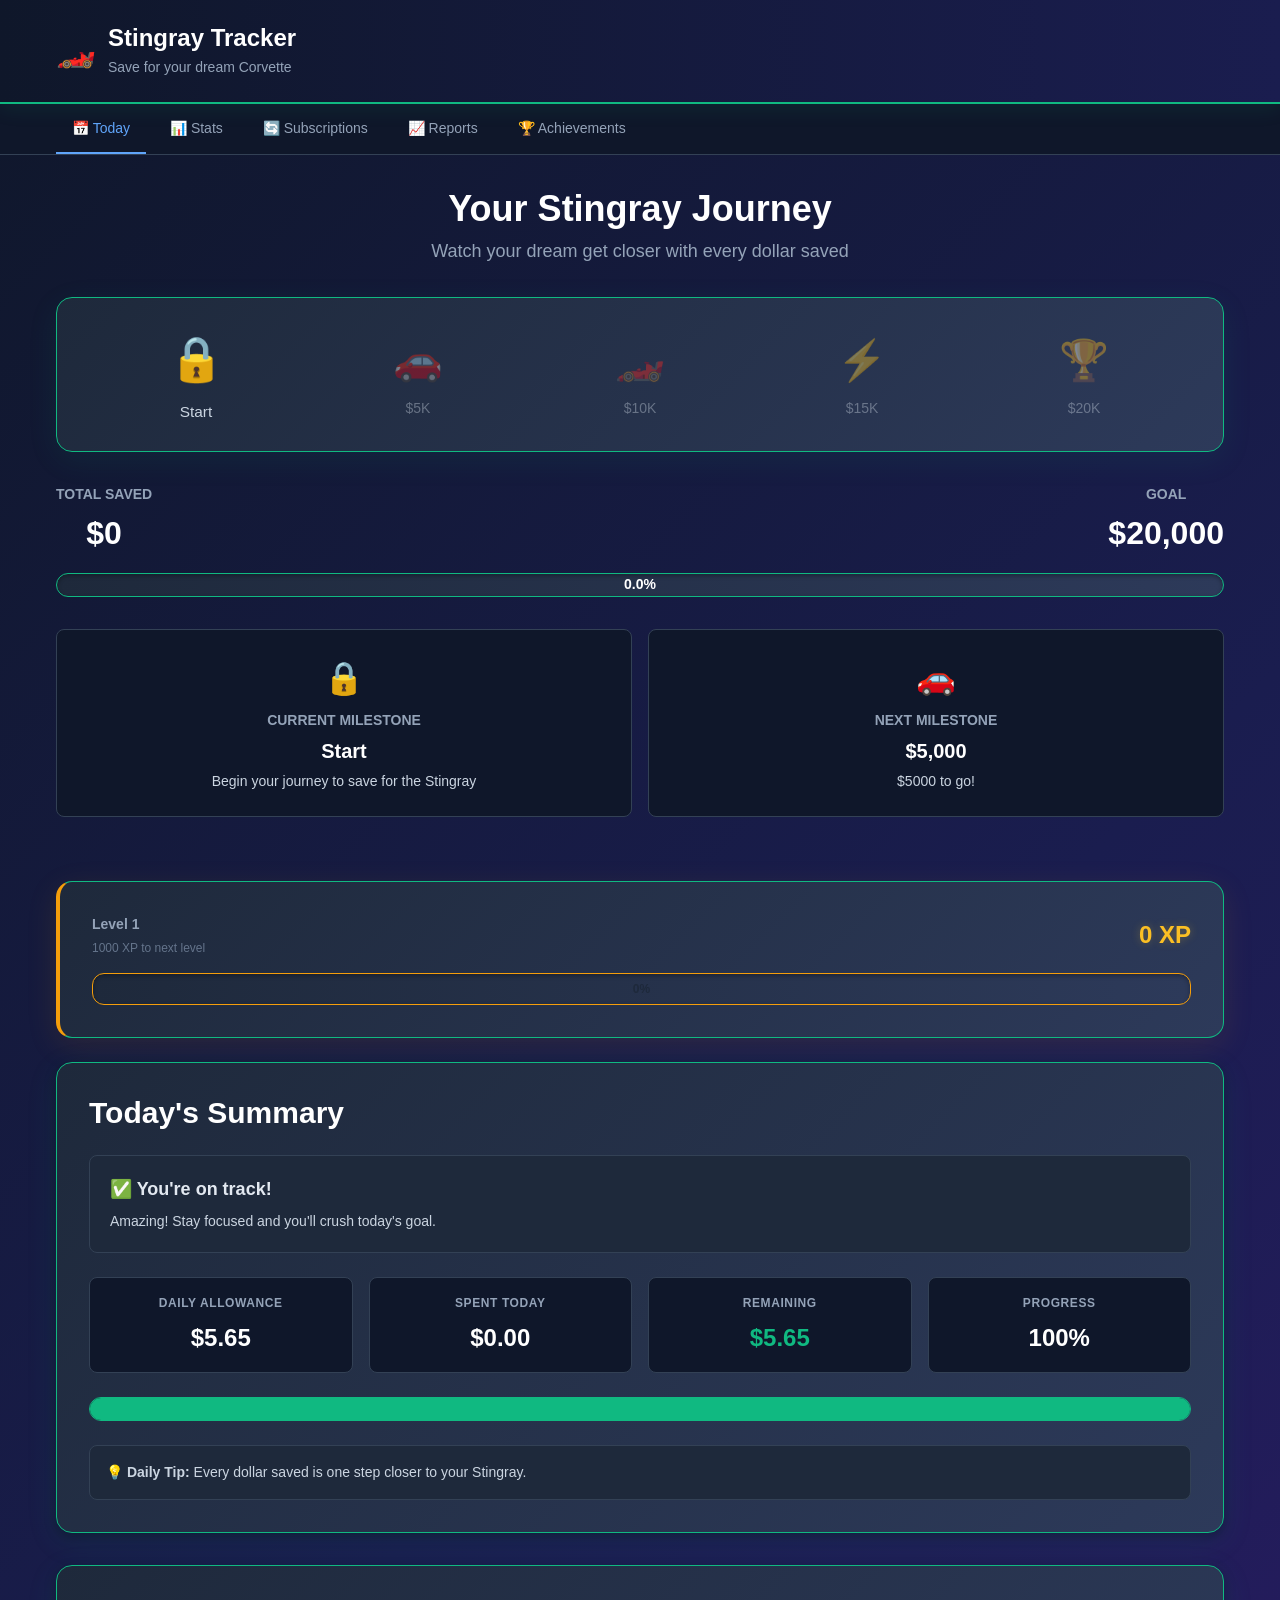
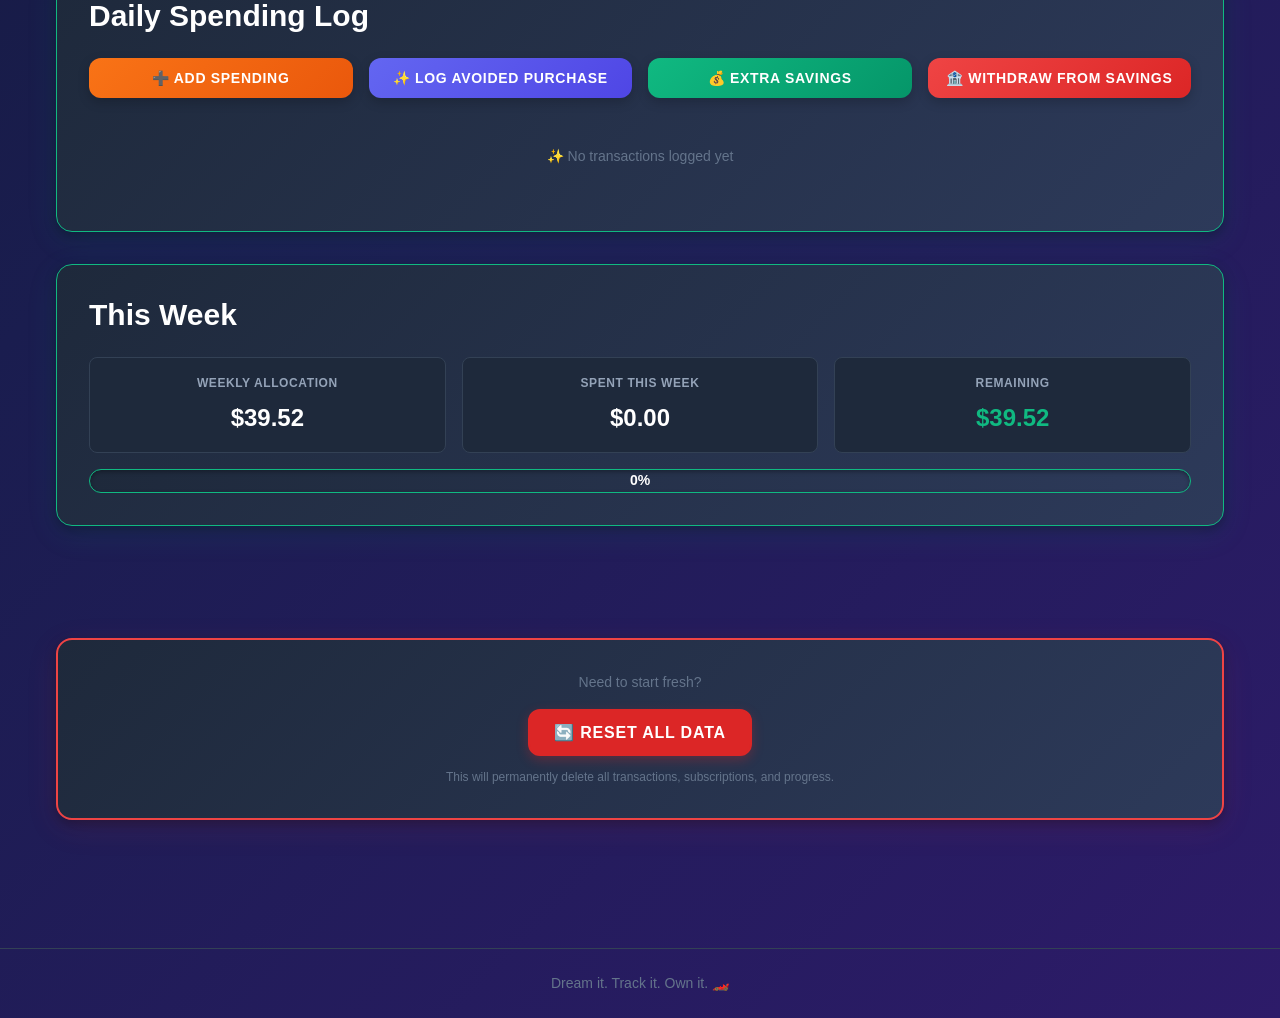
<file: stingray-tracker/index.html>
<!DOCTYPE html>
<html lang="en">
<head>
  <meta charset="UTF-8" />
  <meta name="viewport" content="width=device-width, initial-scale=1.0" />
  <title>Stingray Tracker - Save for Your Dream Corvette</title>
  <meta name="description" content="Track your spending and save for your dream 1960s-70s Corvette Stingray with this gamified savings dashboard." />
  <link rel="stylesheet" href="css/style.css" />
</head>
<body>
  <!-- ─── Header ─── -->
  <header class="header">
    <div class="container">
      <div class="header__content">
        <div class="header__brand">
          <span class="header__emoji">🏎️</span>
          <div>
            <h1>Stingray Tracker</h1>
            <p>Save for your dream Corvette</p>
          </div>
        </div>
      </div>
    </div>
  </header>

  <!-- ─── Main Navigation ─── -->
  <nav class="tabs">
    <div class="container">
      <div class="tabs__list" id="tabsList">
        <button class="tabs__btn active" data-tab="today">📅 Today</button>
        <button class="tabs__btn" data-tab="stats">📊 Stats</button>
        <button class="tabs__btn" data-tab="subscriptions">🔄 Subscriptions</button>
        <button class="tabs__btn" data-tab="reports">📈 Reports</button>
        <button class="tabs__btn" data-tab="achievements">🏆 Achievements</button>
      </div>
    </div>
  </nav>

  <!-- ─── Main Content ─── -->
  <main class="main">
    <div class="container">

      <!-- ─── Hero Section ─── -->
      <section class="hero-card" id="heroSection">
        <h2>Your Stingray Journey</h2>
        <p class="hero-card__subtitle">Watch your dream get closer with every dollar saved</p>

        <div class="journey">
          <div class="journey__stage" data-stage="0">
            <span class="journey__emoji">🔒</span>
            <p>Start</p>
          </div>
          <div class="journey__stage" data-stage="5000">
            <span class="journey__emoji">🚗</span>
            <p>$5K</p>
          </div>
          <div class="journey__stage" data-stage="10000">
            <span class="journey__emoji">🏎️</span>
            <p>$10K</p>
          </div>
          <div class="journey__stage" data-stage="15000">
            <span class="journey__emoji">⚡</span>
            <p>$15K</p>
          </div>
          <div class="journey__stage" data-stage="20000">
            <span class="journey__emoji">🏆</span>
            <p>$20K</p>
          </div>
        </div>

        <div class="progress-section">
          <div class="progress-section__header">
            <div>
              <p class="progress-section__label">Total Saved</p>
              <p class="progress-section__value" id="totalSaved">$0</p>
            </div>
            <div>
              <p class="progress-section__label">Goal</p>
              <p class="progress-section__value">$20,000</p>
            </div>
          </div>
          <div class="progress-bar">
            <div class="progress-bar__fill" id="progressBarFill" style="width: 0%"></div>
            <span class="progress-bar__text" id="progressPercent">0%</span>
          </div>
        </div>

        <div class="milestone-grid">
          <div class="milestone-card">
            <span class="milestone-card__emoji" id="currentEmoji">🔒</span>
            <p class="milestone-card__label">Current Milestone</p>
            <h3 id="currentMilestone">Start</h3>
            <p class="milestone-card__desc" id="currentDesc">Begin your journey to save for the Stingray</p>
          </div>
          <div class="milestone-card" id="nextMilestoneCard">
            <span class="milestone-card__emoji" id="nextEmoji">🚗</span>
            <p class="milestone-card__label">Next Milestone</p>
            <h3 id="nextMilestone">$5,000</h3>
            <p class="milestone-card__desc" id="nextAmount">$5,000 to go!</p>
          </div>
        </div>
      </section>

      <!-- ─── Tab Content ─── -->
      <div class="tabs__content">

        <!-- TODAY TAB -->
        <section id="tab-today" class="tab-pane active">
          <!-- XP CARD -->
          <div class="card xp-card">
            <div class="xp-header">
              <div>
                <p class="xp-label">Level <span id="currentLevel">1</span></p>
                <p class="xp-text" id="nextXPLevel">1,000 XP to next level</p>
              </div>
              <p class="xp-total" id="totalXP">0 XP</p>
            </div>
            <div class="xp-bar">
              <div class="xp-bar__fill" id="xpBarFill" style="width: 0%"></div>
              <span class="xp-bar__text" id="xpPercent">0%</span>
            </div>
          </div>

          <div class="card" id="dailySummaryCard">
            <h2>Today's Summary</h2>

            <div class="status-banner" id="statusBanner">
              <p class="status-banner__title" id="statusTitle">✅ You're on track!</p>
              <p class="status-banner__text" id="statusText">Amazing! Stay focused and you'll crush today's goal.</p>
            </div>

            <div class="stats-grid">
              <div class="stat-box">
                <p class="stat-box__label">Daily Allowance</p>
                <p class="stat-box__value" id="dailyAllowance">$0.00</p>
              </div>
              <div class="stat-box">
                <p class="stat-box__label">Spent Today</p>
                <p class="stat-box__value" id="spentToday">$0.00</p>
              </div>
              <div class="stat-box">
                <p class="stat-box__label">Remaining</p>
                <p class="stat-box__value" id="remaining">$0.00</p>
              </div>
              <div class="stat-box">
                <p class="stat-box__label">Progress</p>
                <p class="stat-box__value" id="dailyProgress">0%</p>
              </div>
            </div>

            <div class="progress-bar progress-bar--large">
              <div class="progress-bar__fill" id="dailyBarFill" style="width: 0%"></div>
            </div>

            <div class="tip-box">
              <p>💡 <strong>Daily Tip:</strong> Every dollar saved is one step closer to your Stingray. <span id="warningText"></span></p>
            </div>
          </div>

          <div class="card">
            <h2>Daily Spending Log</h2>
            <div class="spending-buttons">
              <button class="btn btn--warning" id="toggleFormBtn">➕ Add Spending</button>
              <button class="btn btn--secondary" id="toggleAvoidedBtn">✨ Log Avoided Purchase</button>
              <button class="btn btn--success" id="toggleExtraSavingsBtn">💰 Extra Savings</button>
              <button class="btn btn--error" id="toggleWithdrawalBtn">🏦 Withdraw from Savings</button>
            </div>

            <form id="spendingForm" class="form hidden">
              <div class="form__row">
                <div class="form__group">
                  <label>Amount ($)</label>
                  <input type="number" id="amount" step="0.01" placeholder="0.00" required />
                </div>
                <div class="form__group">
                  <label>Category</label>
                  <select id="category" required>
                    <option>Food</option>
                    <option>Entertainment</option>
                    <option>Shopping</option>
                    <option>Transport</option>
                    <option>Health</option>
                    <option>Subscriptions</option>
                    <option>Other</option>
                  </select>
                </div>
              </div>
              <div class="form__group">
                <label>Note (optional)</label>
                <input type="text" id="note" placeholder="e.g., Coffee at café" />
              </div>
              <button type="submit" class="btn btn--warning">Log Spending</button>
            </form>

            <form id="avoidedForm" class="form hidden">
              <div class="form__group">
                <label>What did you avoid buying?</label>
                <input type="text" id="avoidedItem" placeholder="e.g., Coffee, new game" required />
              </div>
              <div class="form__group">
                <label>Estimated cost ($)</label>
                <input type="number" id="avoidedCost" step="0.01" placeholder="0.00" required />
              </div>
              <button type="submit" class="btn btn--secondary">Log +10 XP</button>
            </form>

            <form id="extraSavingsForm" class="form hidden">
              <div class="form__row">
                <div class="form__group">
                  <label>Extra Savings - Dollars</label>
                  <input type="number" id="extraDollars" step="1" placeholder="0" required />
                </div>
                <div class="form__group">
                  <label>Extra Savings - Cents</label>
                  <input type="number" id="extraCents" step="1" min="0" max="99" placeholder="0" required />
                </div>
              </div>
              <button type="submit" class="btn btn--success">Log Extra Savings</button>
            </form>

            <form id="withdrawalForm" class="form hidden">
              <div class="form__group">
                <label>Withdrawal Amount ($)</label>
                <input type="number" id="withdrawalAmount" step="0.01" placeholder="0.00" required />
              </div>
              <div class="form__group">
                <label>Reason (optional)</label>
                <input type="text" id="withdrawalReason" placeholder="e.g., Emergency expense" />
              </div>
              <button type="submit" class="btn btn--error">Withdraw from Savings</button>
            </form>

            <div id="transactionsList" class="transactions">
              <p class="empty-state">✨ No transactions logged yet</p>
            </div>
          </div>

          <!-- WEEKLY TRACKER -->
          <div class="card">
            <h2>This Week</h2>
            <div class="weekly-tracker">
              <div class="weekly-header">
                <div>
                  <p class="stat-box__label">Weekly Allocation</p>
                  <p class="stat-box__value" id="weeklyAllocation">$0.00</p>
                </div>
                <div>
                  <p class="stat-box__label">Spent This Week</p>
                  <p class="stat-box__value" id="weeklySpent">$0.00</p>
                </div>
                <div>
                  <p class="stat-box__label">Remaining</p>
                  <p class="stat-box__value" id="weeklyRemaining">$0.00</p>
                </div>
              </div>
              <div class="progress-bar">
                <div class="progress-bar__fill" id="weeklyBarFill" style="width: 0%"></div>
                <span class="progress-bar__text" id="weeklyPercent">0%</span>
              </div>
            </div>
          </div>
        </section>

        <!-- STATS TAB -->
        <section id="tab-stats" class="tab-pane">
          <div class="card">
            <h2>Streaks</h2>
            <div class="two-col">
              <div class="stat-card">
                <p class="stat-card__label">🔥 Current Streak</p>
                <p class="stat-card__value" id="currentStreak">0</p>
                <p class="stat-card__text">Days under budget in a row</p>
              </div>
              <div class="stat-card">
                <p class="stat-card__label">🏅 Longest Streak</p>
                <p class="stat-card__value" id="longestStreak">0</p>
                <p class="stat-card__text">Your best consecutive days</p>
              </div>
            </div>
          </div>

          <div class="card">
            <h2>This Week</h2>
            <div class="stats-grid">
              <div class="stat-box">
                <p class="stat-box__label">Days Under Budget</p>
                <p class="stat-box__value" id="weekUnderBudget">0/7</p>
              </div>
              <div class="stat-box">
                <p class="stat-box__label">Week Spent</p>
                <p class="stat-box__value" id="weekSpent">$0.00</p>
              </div>
              <div class="stat-box">
                <p class="stat-box__label">Daily Avg</p>
                <p class="stat-box__value" id="weekAvg">$0.00</p>
              </div>
              <div class="stat-box">
                <p class="stat-box__label">Status</p>
                <p class="stat-box__value" id="weekStatus">✅</p>
              </div>
            </div>
          </div>

          <div class="card">
            <h2>This Month</h2>
            <div class="stats-grid">
              <div class="stat-box">
                <p class="stat-box__label">Total Spent</p>
                <p class="stat-box__value" id="monthSpent">$0.00</p>
              </div>
              <div class="stat-box">
                <p class="stat-box__label">Total Saved</p>
                <p class="stat-box__value" id="monthSaved">$0.00</p>
              </div>
              <div class="stat-box">
                <p class="stat-box__label">Additional Savings</p>
                <p class="stat-box__value" id="monthAdditionalSavings">$0.00</p>
              </div>
              <div class="stat-box">
                <p class="stat-box__label">Target Savings</p>
                <p class="stat-box__value" id="targetSavings">$225.00</p>
              </div>
            </div>
          </div>

          <div class="card">
            <h2>Budget Breakdown</h2>
            <div class="breakdown">
              <div class="breakdown__row">
                <span>Monthly Fun Money</span>
                <span class="breakdown__value" id="monthlyBudget">$400.00</span>
              </div>
              <div class="breakdown__divider"></div>
              <div class="breakdown__row">
                <span>Target Monthly Savings</span>
                <span class="breakdown__value breakdown__value--positive" id="targetMonthly">-$225.00</span>
              </div>
              <div class="breakdown__divider"></div>
              <div class="breakdown__row">
                <span>Subscriptions</span>
                <span class="breakdown__value breakdown__value--negative" id="subTotal">-$0.00</span>
              </div>
              <div class="breakdown__divider"></div>
              <div class="breakdown__row">
                <span>Available for Spending</span>
                <span class="breakdown__value" id="availableSpending">$175.00</span>
              </div>
              <div class="breakdown__row breakdown__row--indent">
                <span>Daily Allowance</span>
                <span class="breakdown__value" id="dailyAllowanceBreakdown">$5.65</span>
              </div>
            </div>
          </div>
        </section>

        <!-- SUBSCRIPTIONS TAB -->
        <section id="tab-subscriptions" class="tab-pane">
          <div class="card">
            <h2>Subscription Manager</h2>

            <div class="summary-box">
              <p class="summary-box__label">Monthly Subscriptions Total</p>
              <p class="summary-box__value" id="subMonthlyTotal">$0.00</p>
              <p class="summary-box__text">Daily impact: <strong id="subDailyImpact">$0.00</strong></p>
            </div>

            <button class="btn btn--primary" id="toggleSubFormBtn">+ Add Subscription</button>

            <form id="subscriptionForm" class="form hidden">
              <div class="form__row">
                <div class="form__group">
                  <label>Name</label>
                  <input type="text" id="subName" placeholder="e.g., Netflix" required />
                </div>
                <div class="form__group">
                  <label>Amount ($)</label>
                  <input type="number" id="subAmount" step="0.01" placeholder="0.00" required />
                </div>
              </div>
              <div class="form__row">
                <div class="form__group">
                  <label>Billing Day</label>
                  <select id="subDay" required>
                    <option value="1">Day 1</option>
                    <option value="2">Day 2</option>
                    <option value="3">Day 3</option>
                    <option value="4">Day 4</option>
                    <option value="5">Day 5</option>
                    <option value="6">Day 6</option>
                    <option value="7">Day 7</option>
                    <option value="8">Day 8</option>
                    <option value="9">Day 9</option>
                    <option value="10">Day 10</option>
                    <option value="11">Day 11</option>
                    <option value="12">Day 12</option>
                    <option value="13">Day 13</option>
                    <option value="14">Day 14</option>
                    <option value="15">Day 15</option>
                    <option value="16">Day 16</option>
                    <option value="17">Day 17</option>
                    <option value="18">Day 18</option>
                    <option value="19">Day 19</option>
                    <option value="20">Day 20</option>
                    <option value="21">Day 21</option>
                    <option value="22">Day 22</option>
                    <option value="23">Day 23</option>
                    <option value="24">Day 24</option>
                    <option value="25">Day 25</option>
                    <option value="26">Day 26</option>
                    <option value="27">Day 27</option>
                    <option value="28">Day 28</option>
                    <option value="29">Day 29</option>
                    <option value="30">Day 30</option>
                    <option value="31">Day 31</option>
                  </select>
                </div>
                <div class="form__group">
                  <label>Category</label>
                  <select id="subCategory" required>
                    <option>Subscriptions</option>
                    <option>Entertainment</option>
                    <option>Other</option>
                  </select>
                </div>
              </div>
              <div class="form__row">
                <div class="form__group">
                  <label>Billing Cycle</label>
                  <select id="subBillingCycle" required>
                    <option value="monthly">Monthly</option>
                    <option value="yearly">Yearly</option>
                  </select>
                </div>
                <div class="form__group" id="billingMonthGroup" style="display: none;">
                  <label>Billing Month (for yearly)</label>
                  <select id="subBillingMonth">
                    <option value="1">January</option>
                    <option value="2">February</option>
                    <option value="3">March</option>
                    <option value="4">April</option>
                    <option value="5">May</option>
                    <option value="6">June</option>
                    <option value="7">July</option>
                    <option value="8">August</option>
                    <option value="9">September</option>
                    <option value="10">October</option>
                    <option value="11">November</option>
                    <option value="12">December</option>
                  </select>
                </div>
              </div>
              <label class="checkbox">
                <input type="checkbox" id="subActive" checked />
                <span>Active subscription</span>
              </label>
              <button type="submit" class="btn btn--primary">Add Subscription</button>
            </form>

            <div id="subscriptionsList" class="subscriptions-list">
              <p class="empty-state">No subscriptions added yet</p>
            </div>
          </div>
        </section>

        <!-- REPORTS TAB -->
        <section id="tab-reports" class="tab-pane">
          <div class="card">
            <h2>Reports</h2>

            <div class="form__row">
              <div class="form__group">
                <label>Month</label>
                <select id="reportMonth"></select>
              </div>
              <div class="form__group">
                <label>Year</label>
                <select id="reportYear"><option>2026</option></select>
              </div>
            </div>
          </div>

          <div class="card">
            <h2>Spending by Category</h2>
            <div id="monthSubscriptions"></div>
            <div id="categoryBreakdown" class="category-breakdown">
              <p class="empty-state">No spending data yet</p>
            </div>
          </div>

          <div class="card">
            <h2>Monthly Summary</h2>
            <div class="two-col">
              <div class="stat-card">
                <p class="stat-card__label">Monthly Average</p>
                <p class="stat-card__value" id="monthlyAvg">$0.00</p>
                <p class="stat-card__text" id="monthsOfData">Based on 0 months</p>
              </div>
              <div class="stat-card">
                <p class="stat-card__label">Projected Savings</p>
                <p class="stat-card__value" id="projectedSavings">$0.00</p>
                <p class="stat-card__text">Per month</p>
              </div>
              <div class="stat-card">
                <p class="stat-card__label">Avg. Additional Savings</p>
                <p class="stat-card__value" id="avgAdditionalSavings">$0.00</p>
                <p class="stat-card__text">Per month</p>
              </div>
              <div class="stat-card">
                <p class="stat-card__label">Total Additional Savings</p>
                <p class="stat-card__value" id="totalAdditionalSavings">$0.00</p>
                <p class="stat-card__text">All time</p>
              </div>
            </div>
          </div>

          <div class="card" id="projectionCard">
            <h2>🎯 Projected Purchase Date</h2>
            <div class="projection">
              <div>
                <p class="projection__label">At current savings rate</p>
                <p class="projection__date" id="projectedDate">--</p>
              </div>
              <div>
                <p class="projection__label">Time until purchase</p>
                <p class="projection__months" id="monthsUntil">--</p>
              </div>
            </div>
            <p class="projection__tip">💡 Adjust your spending to reach your goal faster!</p>
          </div>
        </section>

        <!-- ACHIEVEMENTS TAB -->
        <section id="tab-achievements" class="tab-pane">
          <div class="card">
            <h2>Achievement Stats</h2>
            <div class="achievement-stats">
              <div class="achievement-stat">
                <p class="achievement-stat__emoji">🏆</p>
                <p class="achievement-stat__label">Achievements</p>
                <p class="achievement-stat__count" id="achievementCount">0/7</p>
              </div>
              <div class="achievement-stat">
                <p class="achievement-stat__emoji">💎</p>
                <p class="achievement-stat__label">Milestones</p>
                <p class="achievement-stat__count" id="milestoneCount">0/6</p>
              </div>
              <div class="achievement-stat">
                <p class="achievement-stat__emoji">💰</p>
                <p class="achievement-stat__label">Total Saved</p>
                <p class="achievement-stat__count" id="achievementTotal">$0</p>
              </div>
            </div>
          </div>

          <div class="card">
            <h2>Badges</h2>
            <div id="achievementsList" class="achievements-grid">
              <!-- Populated by JS -->
            </div>
          </div>

          <div class="card">
            <h2>Saving Milestones</h2>
            <div id="milestonesList" class="milestones-list">
              <!-- Populated by JS -->
            </div>
          </div>
        </section>

      </div>

    </div>
    <div class="container">
      <div class="card reset-card" style="text-align: center; margin-top: 3rem; padding: 2rem;">
        <p style="color: #64748b; margin-bottom: 1rem; font-size: 0.875rem;">Need to start fresh?</p>
        <button id="resetDataBtn" class="btn btn--danger" style="font-weight: bold; padding: 0.75rem 1.5rem; font-size: 1rem;">🔄 RESET ALL DATA</button>
        <p style="color: #64748b; margin-top: 0.75rem; font-size: 0.75rem;">This will permanently delete all transactions, subscriptions, and progress.</p>
      </div>
    </div>
  </main>

  <!-- ─── Footer ─── -->
  <footer class="footer">
    <p>Dream it. Track it. Own it. 🏎️</p>
  </footer>

  <script src="js/app.js"></script>
</body>
</html>
</file>
<file: stingray-tracker/css/style.css>
/* ─── Reset & Defaults ─── */
* {
  margin: 0;
  padding: 0;
  box-sizing: border-box;
  transition: background-color 150ms ease, border-color 150ms ease, color 150ms ease;
}

html {
  scroll-behavior: smooth;
}

body {
  background: linear-gradient(135deg, #0f172a 0%, #1a1d4f 50%, #2d1b69 100%);
  color: #e2e8f0;
  font-family: -apple-system, BlinkMacSystemFont, 'Segoe UI', Roboto, sans-serif;
  font-size: 16px;
  line-height: 1.5;
  min-height: 100vh;
}

/* ─── Typography ─── */
h1, h2, h3, h4, h5, h6 {
  font-weight: 600;
  line-height: 1.2;
}

h2 {
  font-size: 1.875rem;
  margin-bottom: 1.5rem;
  color: #fff;
}

p {
  margin: 0;
}

a {
  color: inherit;
  text-decoration: none;
}

/* ─── Layout ─── */
.container {
  max-width: 1200px;
  margin: 0 auto;
  padding: 0 1rem;
}

.main {
  padding: 2rem 0;
}

/* ─── Header ─── */
.header {
  background: linear-gradient(90deg, #0f172a 0%, #1a1d4f 100%);
  border-bottom: 2px solid #10b981;
  padding: 1.5rem 0;
  position: sticky;
  top: 0;
  z-index: 100;
  box-shadow: 0 4px 20px rgba(16, 185, 129, 0.1);
}

.header__content {
  display: flex;
  align-items: center;
  gap: 1rem;
}

.header__brand {
  display: flex;
  align-items: center;
  gap: 0.75rem;
}

.header__emoji {
  font-size: 2rem;
}

.header__brand h1 {
  font-size: 1.5rem;
  margin: 0;
  color: #fff;
}

.header__brand p {
  font-size: 0.875rem;
  color: #94a3b8;
  margin: 0.25rem 0 0;
}

/* ─── Tabs ─── */
.tabs {
  background: #0f172a;
  border-bottom: 1px solid #334155;
  position: sticky;
  top: 60px;
  z-index: 99;
}

.tabs__list {
  display: flex;
  gap: 0.5rem;
  overflow-x: auto;
  padding: 0;
  margin: 0;
  -webkit-overflow-scrolling: touch;
}

.tabs__btn {
  background: none;
  border: none;
  color: #94a3b8;
  padding: 1rem;
  font-size: 0.875rem;
  font-weight: 500;
  cursor: pointer;
  border-bottom: 2px solid transparent;
  white-space: nowrap;
  transition: all 200ms ease;
}

.tabs__btn:hover {
  color: #cbd5e1;
}

.tabs__btn.active {
  color: #60a5fa;
  border-bottom-color: #60a5fa;
}

.tabs__content {
  padding: 2rem 0;
}

.tab-pane {
  display: none;
  animation: fadeIn 0.3s ease-out;
}

.tab-pane.active {
  display: block;
}

@keyframes fadeIn {
  from {
    opacity: 0;
    transform: translateY(4px);
  }
  to {
    opacity: 1;
    transform: translateY(0);
  }
}

/* ─── Cards ─── */
.card {
  background: linear-gradient(135deg, #1e293b 0%, #2d3a5a 100%);
  border: 1px solid #10b981;
  border-radius: 1rem;
  padding: 2rem;
  margin-bottom: 2rem;
  box-shadow: 0 8px 32px rgba(16, 185, 129, 0.1), 0 4px 12px rgba(0, 0, 0, 0.3);
}

.card:hover {
  border-color: #34d399;
  box-shadow: 0 12px 40px rgba(16, 185, 129, 0.2), 0 6px 16px rgba(0, 0, 0, 0.4);
  transform: translateY(-2px);
}

/* ─── Hero Card ─── */
.hero-card {
  text-align: center;
  margin-bottom: 2rem;
}

.hero-card h2 {
  font-size: 2.25rem;
  margin-bottom: 0.5rem;
}

.hero-card__subtitle {
  color: #94a3b8;
  font-size: 1.125rem;
  margin-bottom: 2rem;
}

/* ─── Journey Stages ─── */
.journey {
  display: flex;
  justify-content: space-between;
  align-items: center;
  margin-bottom: 2rem;
  padding: 2rem;
  background: linear-gradient(135deg, #1e293b 0%, #2d3a5a 100%);
  border: 1px solid #10b981;
  border-radius: 1rem;
  gap: 0.5rem;
  flex-wrap: wrap;
  box-shadow: 0 8px 32px rgba(16, 185, 129, 0.08);
}

.journey__stage {
  display: flex;
  flex-direction: column;
  align-items: center;
  flex: 1;
  min-width: 60px;
  opacity: 0.4;
  transition: all 300ms ease;
}

.journey__stage.active {
  opacity: 1;
  transform: scale(1.1);
}

.journey__emoji {
  font-size: 2.5rem;
  display: block;
  margin-bottom: 0.5rem;
}

.journey__stage p {
  font-size: 0.875rem;
  color: #cbd5e1;
}

/* ─── Progress Section ─── */
.progress-section {
  margin-bottom: 2rem;
}

.progress-section__header {
  display: flex;
  justify-content: space-between;
  align-items: flex-end;
  margin-bottom: 1rem;
}

.progress-section__label {
  font-size: 0.875rem;
  color: #94a3b8;
  margin-bottom: 0.25rem;
  text-transform: uppercase;
  font-weight: 600;
}

.progress-section__value {
  font-size: 2rem;
  font-weight: 700;
  color: #fff;
}

/* ─── Progress Bar ─── */
.progress-bar {
  position: relative;
  height: 1.5rem;
  background: linear-gradient(90deg, #1e293b 0%, #2d3a5a 100%);
  border-radius: 0.75rem;
  border: 1px solid #10b981;
  overflow: hidden;
  box-shadow: inset 0 2px 4px rgba(0, 0, 0, 0.3);
}

.progress-bar__fill {
  height: 100%;
  background: linear-gradient(90deg, #10b981 0%, #34d399 100%);
  transition: width 500ms ease;
  border-radius: 0.75rem;
  box-shadow: 0 0 12px rgba(16, 185, 129, 0.4);
}

.progress-bar__text {
  position: absolute;
  inset: 0;
  display: flex;
  align-items: center;
  justify-content: center;
  font-size: 0.875rem;
  font-weight: 600;
  color: #fff;
}

.progress-bar--large {
  height: 1.5rem;
  margin: 1.5rem 0;
}

/* ─── Milestone Grid ─── */
.milestone-grid {
  display: grid;
  grid-template-columns: repeat(auto-fit, minmax(250px, 1fr));
  gap: 1rem;
  margin: 2rem 0;
}

.milestone-card {
  background: #0f172a;
  border: 1px solid #334155;
  border-radius: 0.5rem;
  padding: 1.5rem;
  text-align: center;
  transition: all 200ms ease;
}

.milestone-card:hover {
  border-color: #475569;
}

.milestone-card__emoji {
  font-size: 2rem;
  display: block;
  margin-bottom: 0.5rem;
}

.milestone-card__label {
  font-size: 0.875rem;
  color: #94a3b8;
  text-transform: uppercase;
  margin-bottom: 0.5rem;
  font-weight: 600;
}

.milestone-card h3 {
  font-size: 1.25rem;
  margin-bottom: 0.5rem;
  color: #fff;
}

.milestone-card__desc {
  font-size: 0.875rem;
  color: #cbd5e1;
}

/* ─── Status Banner ─── */
.status-banner {
  background: #1e293b;
  border: 1px solid #334155;
  border-radius: 0.5rem;
  padding: 1.25rem;
  margin-bottom: 1.5rem;
}

.status-banner__title {
  font-size: 1.125rem;
  font-weight: 600;
  margin-bottom: 0.5rem;
}

.status-banner__text {
  font-size: 0.875rem;
  color: #cbd5e1;
}

/* ─── Stats Grid ─── */
.stats-grid {
  display: grid;
  grid-template-columns: repeat(auto-fit, minmax(150px, 1fr));
  gap: 1rem;
  margin-bottom: 1.5rem;
}

.stat-box {
  background: #0f172a;
  border: 1px solid #334155;
  border-radius: 0.5rem;
  padding: 1rem;
  text-align: center;
}

.stat-box__label {
  font-size: 0.75rem;
  color: #94a3b8;
  text-transform: uppercase;
  letter-spacing: 0.05em;
  font-weight: 600;
  margin-bottom: 0.5rem;
}

.stat-box__value {
  font-size: 1.5rem;
  font-weight: 700;
  color: #fff;
}

/* ─── Stat Card ─── */
.two-col {
  display: grid;
  grid-template-columns: repeat(auto-fit, minmax(200px, 1fr));
  gap: 1.5rem;
}

.stat-card {
  background: #0f172a;
  border: 1px solid #334155;
  border-radius: 0.5rem;
  padding: 1.5rem;
}

.stat-card__label {
  font-size: 0.875rem;
  color: #94a3b8;
  margin-bottom: 0.75rem;
}

.stat-card__value {
  font-size: 2.5rem;
  font-weight: 700;
  color: #fff;
  margin-bottom: 0.5rem;
}

.stat-card__text {
  font-size: 0.875rem;
  color: #cbd5e1;
}

/* ─── Tip Box ─── */
.tip-box {
  background: #1e293b;
  border: 1px solid #334155;
  border-radius: 0.5rem;
  padding: 1rem;
  font-size: 0.875rem;
  color: #cbd5e1;
}

/* ─── Forms ─── */
.form {
  background: #0f172a;
  border: 1px solid #334155;
  border-radius: 0.5rem;
  padding: 1.5rem;
  margin-bottom: 1.5rem;
}

.form.hidden {
  display: none;
}

.form__row {
  display: grid;
  grid-template-columns: repeat(auto-fit, minmax(200px, 1fr));
  gap: 1rem;
  margin-bottom: 1rem;
}

.form__group {
  display: flex;
  flex-direction: column;
}

.form__group label {
  font-size: 0.875rem;
  font-weight: 600;
  color: #94a3b8;
  margin-bottom: 0.5rem;
  text-transform: uppercase;
}

.form__group input,
.form__group select {
  padding: 0.5rem;
  border: 1px solid #334155;
  border-radius: 0.375rem;
  background: #1e293b;
  color: #e2e8f0;
  font-size: 1rem;
}

.form__group input:focus,
.form__group select:focus {
  outline: none;
  ring: 2px;
  ring-color: #3b82f6;
  border-color: transparent;
}

.checkbox {
  display: flex;
  align-items: center;
  gap: 0.5rem;
  margin-bottom: 1rem;
  cursor: pointer;
  font-size: 0.875rem;
}

.checkbox input {
  width: 1rem;
  height: 1rem;
  cursor: pointer;
}

/* ─── Buttons ─── */
.btn {
  padding: 0.5rem 1rem;
  border: none;
  border-radius: 0.75rem;
  font-weight: 600;
  font-size: 0.875rem;
  cursor: pointer;
  transition: all 200ms ease;
  text-transform: uppercase;
  letter-spacing: 0.05em;
  box-shadow: 0 4px 12px rgba(0, 0, 0, 0.2);
}

.btn--primary {
  background: linear-gradient(135deg, #10b981 0%, #059669 100%);
  color: white;
  width: 100%;
  padding: 0.75rem;
}

.btn--primary:hover {
  background: linear-gradient(135deg, #34d399 0%, #10b981 100%);
  box-shadow: 0 6px 16px rgba(16, 185, 129, 0.3);
  transform: translateY(-2px);
}

.btn--primary:active {
  background: linear-gradient(135deg, #059669 0%, #047857 100%);
  transform: translateY(0);
}

.btn--danger {
  background: #dc2626;
  color: white;
  border: 2px solid #dc2626;
  padding: 0.5rem 1rem;
  font-size: 0.875rem;
  box-shadow: 0 4px 12px rgba(220, 38, 38, 0.3);
}

.btn--danger:hover {
  background: #b91c1c;
  border-color: #b91c1c;
  box-shadow: 0 6px 16px rgba(220, 38, 38, 0.4);
}

.btn--secondary {
  background: linear-gradient(135deg, #6366f1 0%, #4f46e5 100%);
  color: white;
  border: none;
  width: 100%;
  padding: 0.75rem;
}

.btn--secondary:hover {
  background: linear-gradient(135deg, #818cf8 0%, #6366f1 100%);
  box-shadow: 0 6px 16px rgba(99, 102, 241, 0.3);
  transform: translateY(-2px);
}

.btn--secondary:active {
  background: linear-gradient(135deg, #4f46e5 0%, #4338ca 100%);
  transform: translateY(0);
}

.btn--warning {
  background: linear-gradient(135deg, #f97316 0%, #ea580c 100%);
  color: white;
  width: 100%;
  padding: 0.75rem;
}

.btn--warning:hover {
  background: linear-gradient(135deg, #fb923c 0%, #f97316 100%);
  box-shadow: 0 6px 16px rgba(249, 115, 22, 0.3);
  transform: translateY(-2px);
}

.btn--warning:active {
  background: linear-gradient(135deg, #ea580c 0%, #dc2626 100%);
  transform: translateY(0);
}

.btn--success {
  background: linear-gradient(135deg, #10b981 0%, #059669 100%);
  color: white;
  width: 100%;
  padding: 0.75rem;
}

.btn--success:hover {
  background: linear-gradient(135deg, #34d399 0%, #10b981 100%);
  box-shadow: 0 6px 16px rgba(16, 185, 129, 0.3);
  transform: translateY(-2px);
}

.btn--success:active {
  background: linear-gradient(135deg, #059669 0%, #047857 100%);
  transform: translateY(0);
}

.btn--error {
  background: linear-gradient(135deg, #ef4444 0%, #dc2626 100%);
  color: white;
  width: 100%;
  padding: 0.75rem;
}

.btn--error:hover {
  background: linear-gradient(135deg, #f87171 0%, #ef4444 100%);
  box-shadow: 0 6px 16px rgba(239, 68, 68, 0.3);
  transform: translateY(-2px);
}

.btn--error:active {
  background: linear-gradient(135deg, #dc2626 0%, #b91c1c 100%);
  transform: translateY(0);
}

/* ─── Transactions ─── */
.transactions {
  display: flex;
  flex-direction: column;
  gap: 0.75rem;
}

.transaction {
  display: flex;
  align-items: center;
  justify-content: space-between;
  padding: 1rem;
  background: #0f172a;
  border: 1px solid #334155;
  border-radius: 0.375rem;
  transition: all 200ms ease;
}

.transaction:hover {
  border-color: #475569;
}

.transaction__info {
  flex: 1;
}

.transaction__tag {
  display: inline-block;
  padding: 0.25rem 0.75rem;
  background: #0f172a;
  color: #cbd5e1;
  border-radius: 9999px;
  font-size: 0.75rem;
  font-weight: 600;
  margin-right: 0.5rem;
  margin-bottom: 0.5rem;
}

.transaction__note {
  font-size: 0.875rem;
  color: #cbd5e1;
  margin-right: 1rem;
}

.transaction__time {
  font-size: 0.75rem;
  color: #64748b;
}

.transaction__amount {
  font-size: 1.25rem;
  font-weight: 700;
  color: #f87171;
  margin-right: 1rem;
}

.transaction__amount--spending {
  color: #f87171;
}

.transaction__amount--avoided {
  color: #9ca3af;
}

.transaction__amount--savings {
  color: #10b981;
}

.transaction__amount--withdrawal {
  color: #ef4444;
}

.transaction__delete {
  color: #f87171;
  opacity: 0;
  transition: opacity 200ms ease;
}

.transaction:hover .transaction__delete {
  opacity: 1;
}

/* ─── Subscriptions ─── */
.summary-box {
  background: #0f172a;
  border: 1px solid #334155;
  border-radius: 0.5rem;
  padding: 1rem;
  margin-bottom: 1.5rem;
}

.summary-box__label {
  font-size: 0.875rem;
  color: #94a3b8;
  margin-bottom: 0.5rem;
}

.summary-box__value {
  font-size: 2rem;
  font-weight: 700;
  color: #fff;
  margin-bottom: 0.5rem;
}

.summary-box__text {
  font-size: 0.875rem;
  color: #cbd5e1;
}

.subscriptions-list {
  display: flex;
  flex-direction: column;
  gap: 0.75rem;
}

.subscription-item {
  display: flex;
  align-items: flex-start;
  justify-content: space-between;
  padding: 1rem;
  background: #0f172a;
  border: 1px solid #334155;
  border-radius: 0.375rem;
}

.subscription-item__info {
  flex: 1;
}

.subscription-item__name {
  font-weight: 600;
  color: #fff;
  margin-bottom: 0.25rem;
}

.subscription-item__details {
  font-size: 0.875rem;
  color: #cbd5e1;
}

.subscription-item__badge {
  display: inline-block;
  padding: 0.25rem 0.5rem;
  background: #0f172a;
  color: #cbd5e1;
  border-radius: 0.25rem;
  font-size: 0.75rem;
  margin-right: 0.5rem;
}

/* ─── Category Breakdown ─── */
.category-breakdown {
  display: flex;
  flex-direction: column;
  gap: 1.5rem;
}

.category-item {
  display: flex;
  flex-direction: column;
  gap: 0.5rem;
}

.category-item__header {
  display: flex;
  justify-content: space-between;
  font-size: 0.875rem;
}

.category-item__label {
  color: #cbd5e1;
  font-weight: 500;
}

.category-item__value {
  color: #fff;
  font-weight: 700;
}

.category-item__bar {
  width: 100%;
  height: 0.5rem;
  background: #0f172a;
  border-radius: 0.25rem;
  overflow: hidden;
}

.category-item__fill {
  height: 100%;
  border-radius: 0.25rem;
  transition: width 300ms ease;
}

/* ─── Projection ─── */
.projection {
  display: grid;
  grid-template-columns: repeat(auto-fit, minmax(200px, 1fr));
  gap: 1.5rem;
  padding: 1.5rem;
  background: #0f172a;
  border: 1px solid #334155;
  border-radius: 0.5rem;
  margin-bottom: 1rem;
}

.projection__label {
  font-size: 0.875rem;
  color: #94a3b8;
  margin-bottom: 0.5rem;
}

.projection__date {
  font-size: 1.5rem;
  font-weight: 700;
  color: #fff;
}

.projection__months {
  font-size: 1.5rem;
  font-weight: 700;
  color: #fff;
}

.projection__tip {
  font-size: 0.875rem;
  color: #cbd5e1;
  padding: 1rem;
  background: #0f172a;
  border-radius: 0.5rem;
}

/* ─── Achievements ─── */
.achievement-stats {
  display: grid;
  grid-template-columns: repeat(auto-fit, minmax(120px, 1fr));
  gap: 1rem;
  margin-bottom: 2rem;
}

.achievement-stat {
  background: #0f172a;
  border: 1px solid #334155;
  border-radius: 0.5rem;
  padding: 1rem;
  text-align: center;
}

.achievement-stat__emoji {
  font-size: 2rem;
  margin-bottom: 0.5rem;
}

.achievement-stat__label {
  font-size: 0.875rem;
  color: #94a3b8;
  margin-bottom: 0.5rem;
}

.achievement-stat__count {
  font-size: 1.5rem;
  font-weight: 700;
  color: #fff;
}

.achievements-grid {
  display: grid;
  grid-template-columns: repeat(auto-fit, minmax(250px, 1fr));
  gap: 1rem;
}

.achievement-item {
  background: #0f172a;
  border: 2px solid #334155;
  border-radius: 0.5rem;
  padding: 1rem;
  opacity: 0.6;
  transition: all 200ms ease;
}

.achievement-item.unlocked {
  background: #1e293b;
  border-color: #475569;
  opacity: 1;
}

.achievement-item__content {
  display: flex;
  gap: 1rem;
}

.achievement-item__emoji {
  font-size: 1.75rem;
}

.achievement-item__text {
  flex: 1;
}

.achievement-item__name {
  font-weight: 600;
  color: #fff;
  margin-bottom: 0.25rem;
}

.achievement-item__desc {
  font-size: 0.875rem;
  color: #cbd5e1;
}

.achievement-item__badge {
  display: inline-block;
  margin-top: 0.5rem;
  padding: 0.25rem 0.75rem;
  background: #1e293b;
  color: #cbd5e1;
  border-radius: 0.25rem;
  font-size: 0.75rem;
  font-weight: 600;
}

/* ─── Milestones ─── */
.milestones-list {
  display: flex;
  flex-direction: column;
  gap: 1rem;
}

.milestone-item {
  background: #0f172a;
  border: 2px solid #334155;
  border-radius: 0.5rem;
  padding: 1.5rem;
  opacity: 0.6;
  transition: all 200ms ease;
}

.milestone-item.reached {
  background: #1e293b;
  border-color: #475569;
  opacity: 1;
}

.milestone-item__header {
  display: flex;
  align-items: center;
  justify-content: space-between;
  margin-bottom: 1rem;
}

.milestone-item__left {
  display: flex;
  align-items: flex-start;
  gap: 1rem;
}

.milestone-item__emoji {
  font-size: 1.75rem;
}

.milestone-item__info h4 {
  font-weight: 600;
  color: #fff;
  margin-bottom: 0.25rem;
}

.milestone-item__info p {
  font-size: 0.875rem;
  color: #cbd5e1;
}

.milestone-item__right {
  text-align: right;
}

.milestone-item__amount {
  font-weight: 700;
  color: #fff;
  margin-bottom: 0.5rem;
}

.milestone-item__badge {
  display: inline-block;
  padding: 0.25rem 0.75rem;
  background: #1e293b;
  color: #cbd5e1;
  border-radius: 0.25rem;
  font-size: 0.75rem;
  font-weight: 600;
}

.milestone-item__progress {
  margin-top: 1rem;
}

.milestone-item__bar {
  width: 100%;
  height: 0.5rem;
  background: #0f172a;
  border-radius: 0.25rem;
  overflow: hidden;
  margin-bottom: 0.5rem;
}

.milestone-item__fill {
  height: 100%;
  background: #f59e0b;
  border-radius: 0.25rem;
  transition: width 300ms ease;
}

.milestone-item__remaining {
  font-size: 0.75rem;
  color: #94a3b8;
}

/* ─── Reset Card ─── */
.card.reset-card {
  border: 2px solid #ef4444;
  box-shadow: 0 8px 32px rgba(239, 68, 68, 0.1), 0 4px 12px rgba(0, 0, 0, 0.3);
}

/* ─── Breakdown ─── */
.breakdown {
  display: flex;
  flex-direction: column;
  gap: 0.75rem;
}

.breakdown__row {
  display: flex;
  justify-content: space-between;
  align-items: center;
  font-size: 0.875rem;
  color: #cbd5e1;
  padding: 0.75rem 0;
}

.breakdown__row--indent {
  padding-left: 1.5rem;
  color: #94a3b8;
}

.breakdown__value {
  font-weight: 700;
  color: #fff;
}

.breakdown__value--negative {
  color: #f87171;
}

.breakdown__value--positive {
  color: #10b981;
}

.breakdown__divider {
  height: 1px;
  background: #334155;
  margin: 0.5rem 0;
}

/* ─── Empty State ─── */
.empty-state {
  text-align: center;
  color: #64748b;
  padding: 2rem;
  font-size: 0.875rem;
}

/* ─── Footer ─── */
.footer {
  border-top: 1px solid #334155;
  padding: 1.5rem 0;
  text-align: center;
  color: #64748b;
  font-size: 0.875rem;
  margin-top: 4rem;
}

/* ─── XP Card ─── */
.xp-card {
  background: linear-gradient(135deg, #1e293b 0%, #2d3a5a 100%);
  border-left: 4px solid #f59e0b;
  margin-bottom: 1.5rem;
  box-shadow: 0 8px 32px rgba(245, 158, 11, 0.1);
}

.xp-header {
  display: flex;
  justify-content: space-between;
  align-items: center;
  margin-bottom: 1rem;
}

.xp-label {
  font-size: 0.875rem;
  color: #94a3b8;
  margin: 0;
  font-weight: 600;
}

.xp-text {
  font-size: 0.75rem;
  color: #64748b;
  margin: 0.25rem 0 0 0;
}

.xp-total {
  font-size: 1.5rem;
  font-weight: 600;
  color: #fbbf24;
  margin: 0;
  text-shadow: 0 0 8px rgba(251, 191, 36, 0.3);
}

.xp-bar {
  background: linear-gradient(90deg, #1e293b 0%, #2d3a5a 100%);
  border: 1px solid #f59e0b;
  border-radius: 0.75rem;
  height: 2rem;
  overflow: hidden;
  position: relative;
  box-shadow: inset 0 2px 4px rgba(0, 0, 0, 0.3);
}

.xp-bar__fill {
  background: linear-gradient(90deg, #fbbf24 0%, #f59e0b 50%, #d97706 100%);
  height: 100%;
  transition: width 0.5s ease;
  box-shadow: 0 0 16px rgba(245, 158, 11, 0.5);
}

.xp-bar__text {
  position: absolute;
  top: 50%;
  left: 50%;
  transform: translate(-50%, -50%);
  font-size: 0.75rem;
  font-weight: 600;
  color: #1e293b;
  pointer-events: none;
}

/* ─── Spending Buttons ─── */
.spending-buttons {
  display: flex;
  gap: 1rem;
  margin-bottom: 1rem;
}

.spending-buttons .btn {
  flex: 1;
}

/* ─── Weekly Tracker ─── */
.weekly-tracker {
  display: flex;
  flex-direction: column;
  gap: 1rem;
}

.weekly-header {
  display: grid;
  grid-template-columns: repeat(3, 1fr);
  gap: 1rem;
}

.weekly-header > div {
  background: #1e293b;
  border: 1px solid #334155;
  border-radius: 0.5rem;
  padding: 1rem;
  text-align: center;
}

/* ─── Responsive ─── */
@media (max-width: 768px) {
  .container {
    padding: 0 0.75rem;
  }

  .card {
    padding: 1.5rem;
  }

  .header__brand h1 {
    font-size: 1.25rem;
  }

  .hero-card h2 {
    font-size: 1.75rem;
  }

  h2 {
    font-size: 1.5rem;
    margin-bottom: 1rem;
  }

  .journey {
    padding: 1rem;
    margin-bottom: 1.5rem;
  }

  .journey__emoji {
    font-size: 2rem;
  }

  .tabs__btn {
    padding: 0.75rem;
    font-size: 0.75rem;
  }

  .stats-grid {
    grid-template-columns: repeat(2, 1fr);
    gap: 0.75rem;
  }

  .stat-box {
    padding: 0.75rem;
  }

  .stat-box__value {
    font-size: 1.25rem;
  }

  .milestone-grid {
    grid-template-columns: 1fr;
  }

  .projection {
    grid-template-columns: 1fr;
  }
}
</file>
